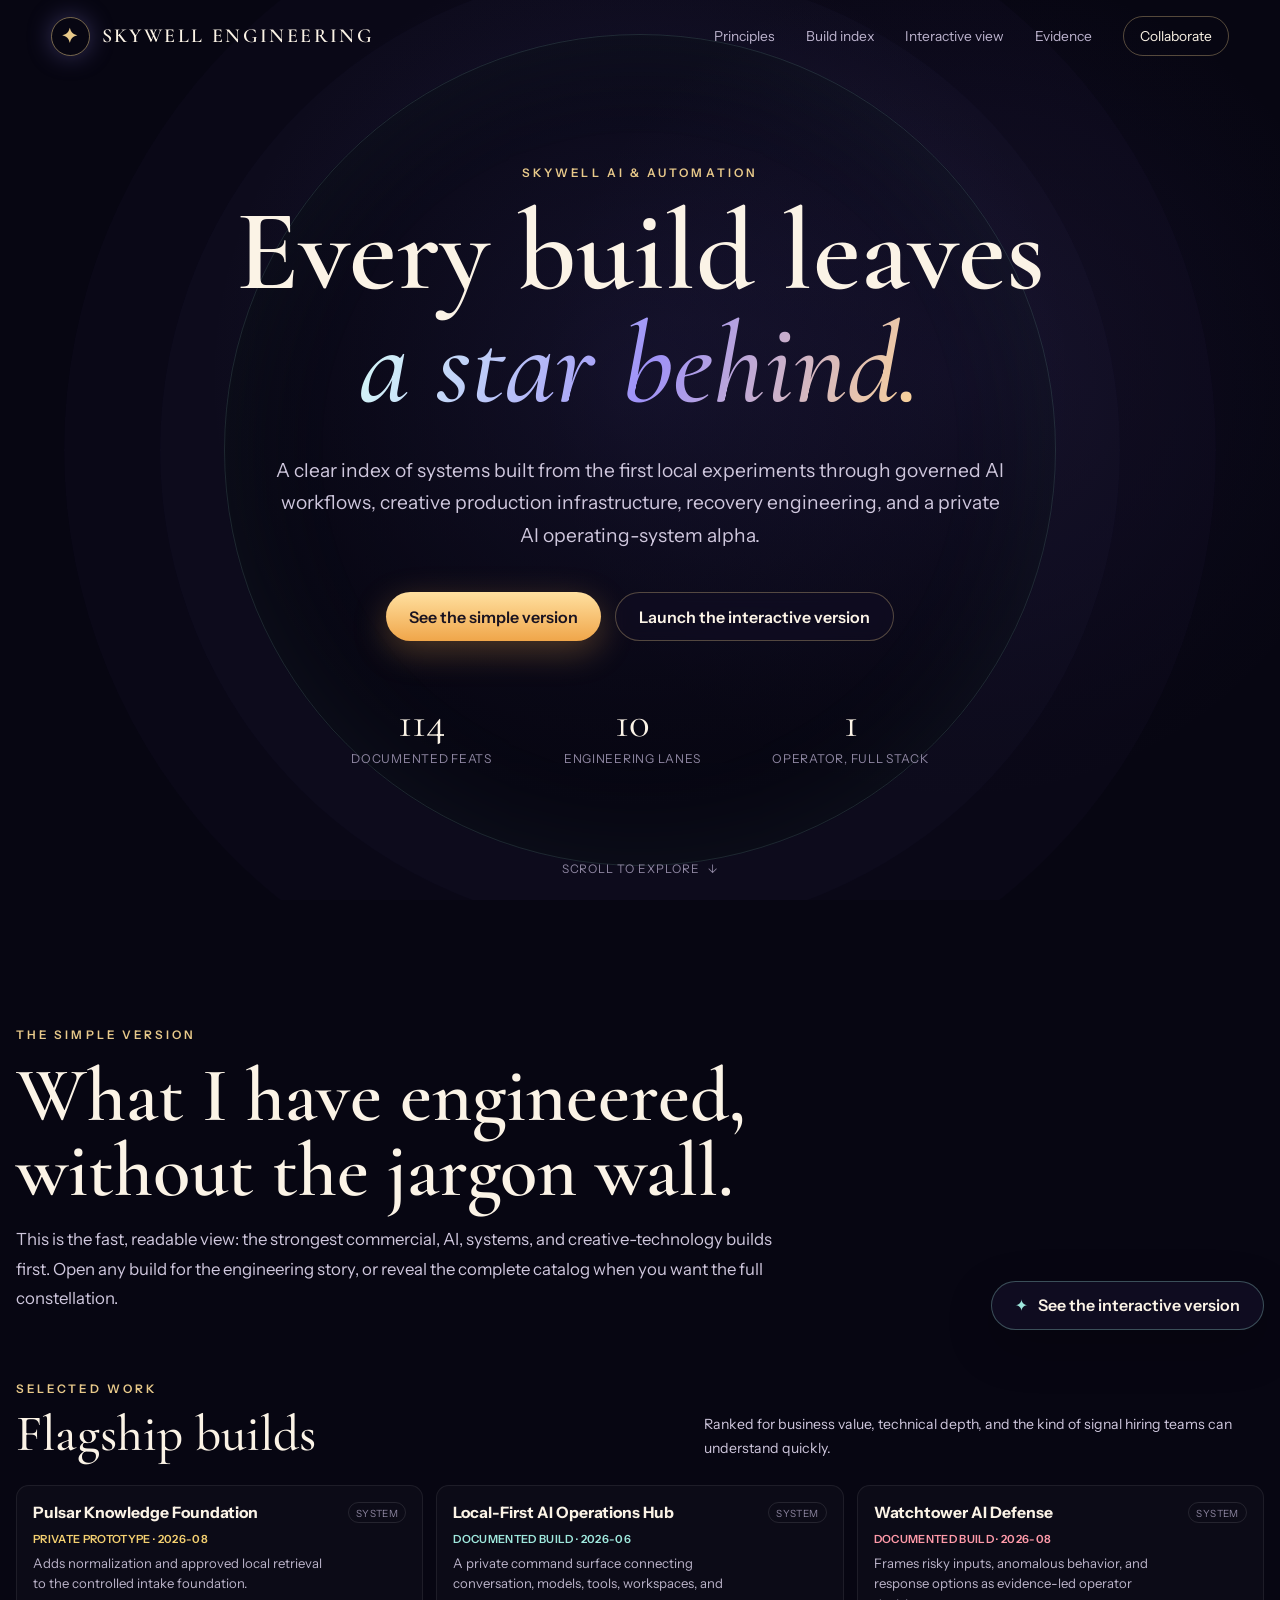
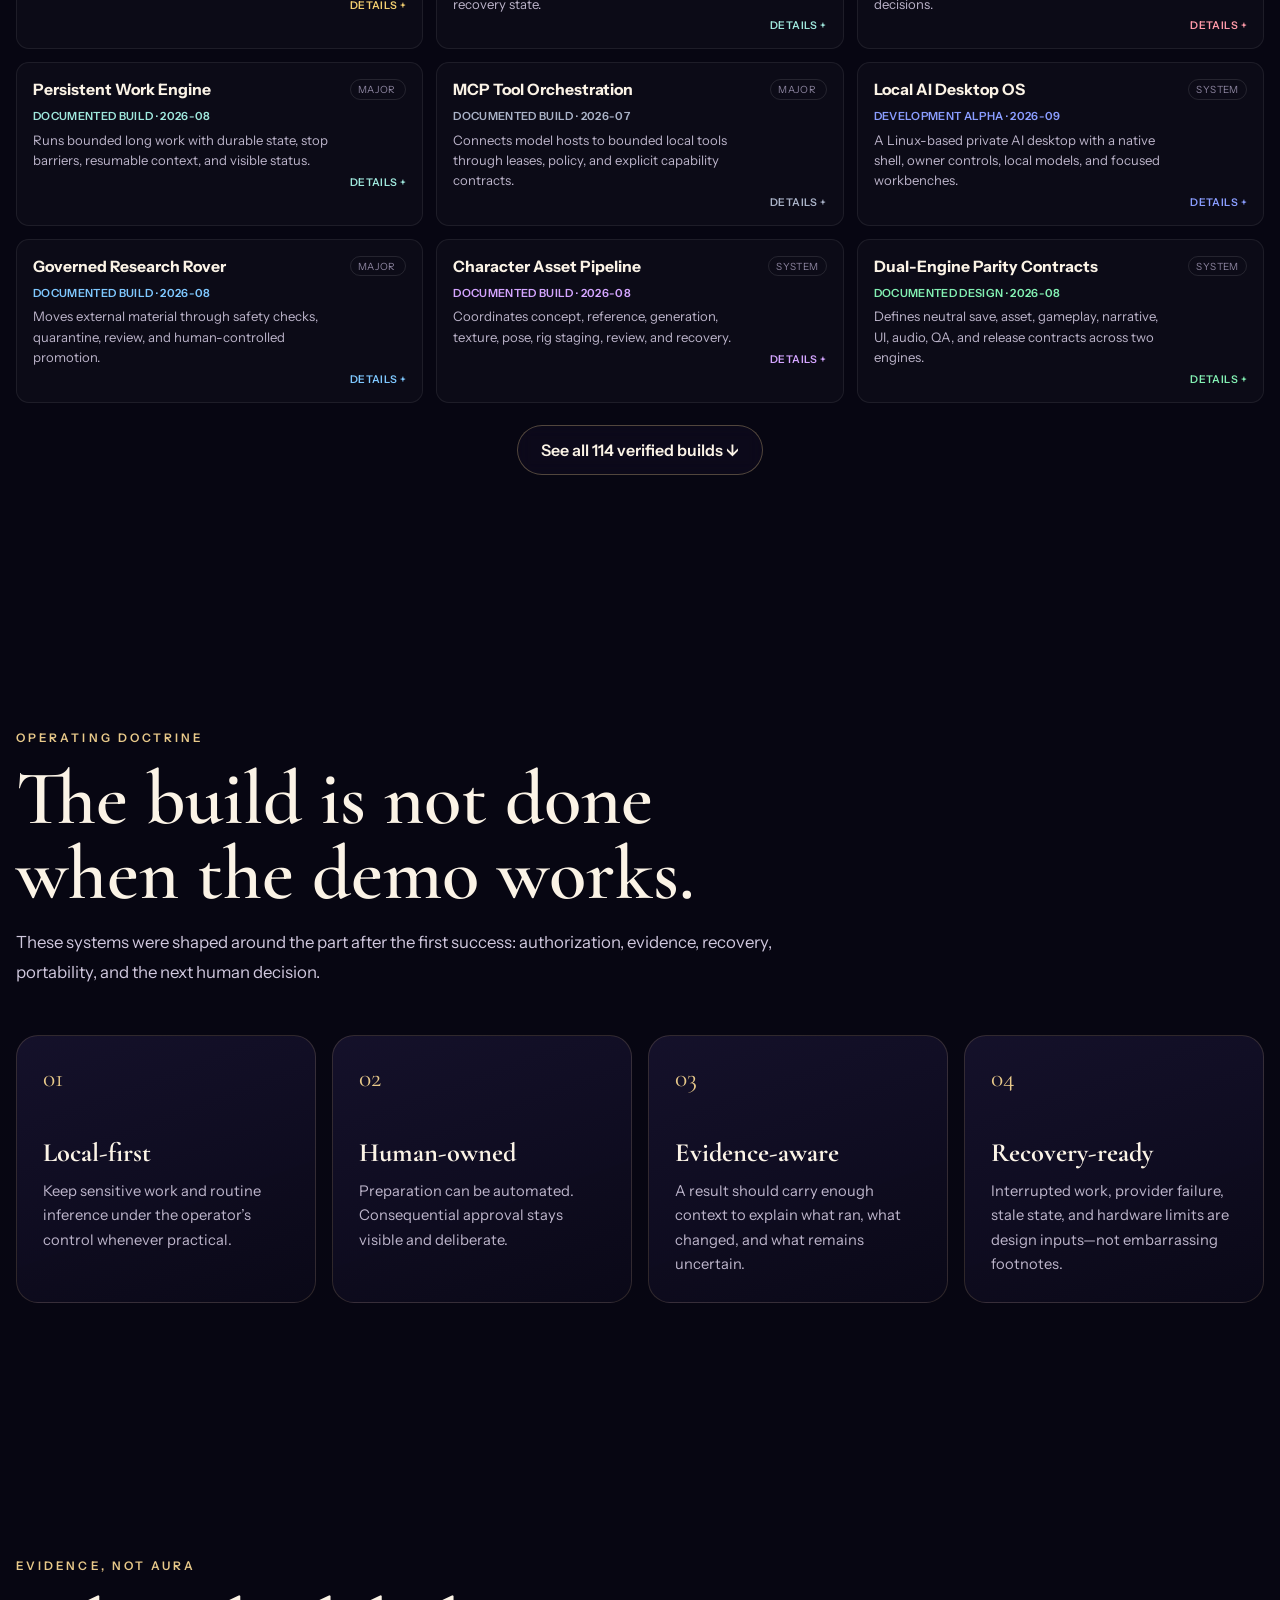
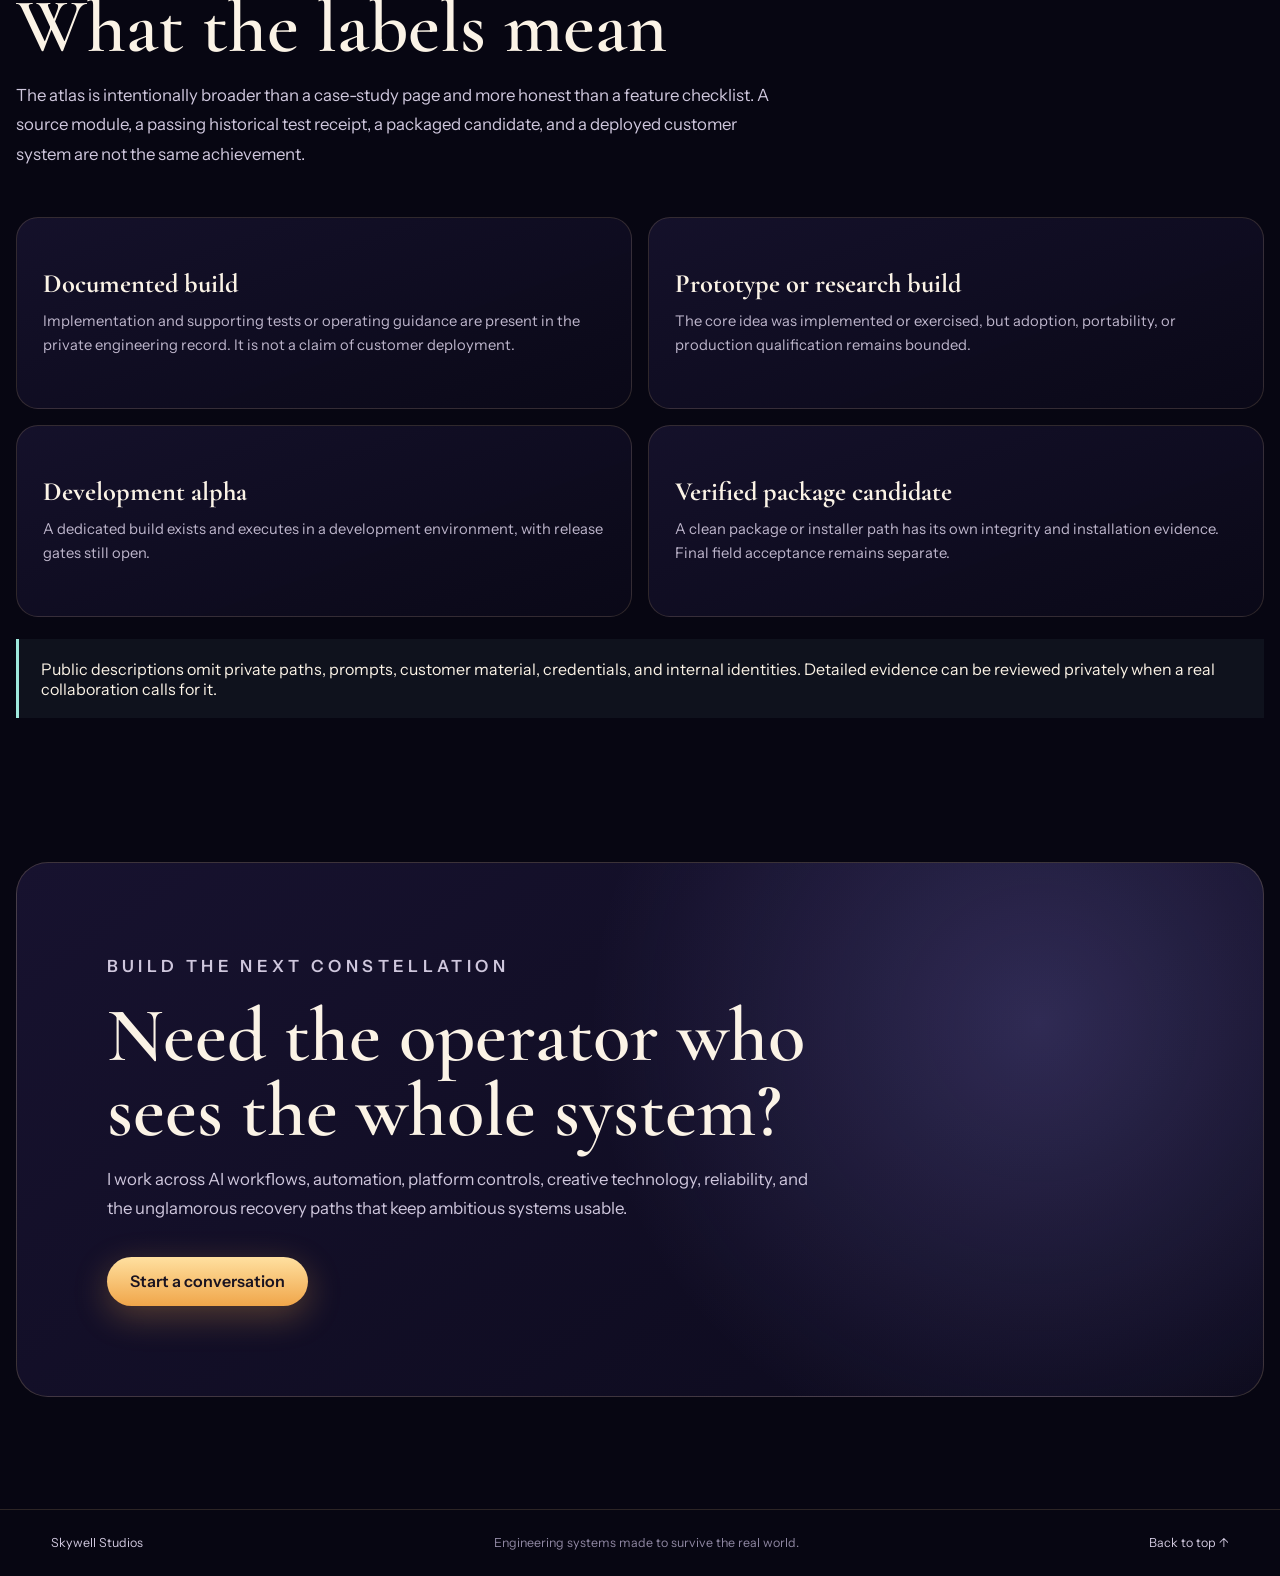
<file: engineering/index.html>
<!doctype html>
<html lang="en">
<head>
  <meta charset="utf-8">
  <meta name="viewport" content="width=device-width, initial-scale=1">
  <title>Engineering Work | Skywell Studios</title>
  <meta name="description" content="A clear, evidence-aware index of the AI, automation, security, creative-technology, 3D, game-engine, and local-computing systems built at Skywell Studios.">
  <meta name="theme-color" content="#070612">
  <meta property="og:title" content="Engineering Work | Skywell Studios">
  <meta property="og:description" content="Explore a clear engineering index—or launch the work as an interactive constellation.">
  <meta property="og:type" content="website">
  <meta property="og:url" content="https://skywellstudiosllc.com/engineering/">
  <meta property="og:image" content="https://skywellstudiosllc.com/social-card.jpg">
  <link rel="canonical" href="https://skywellstudiosllc.com/engineering/">
  <link rel="preconnect" href="https://fonts.googleapis.com">
  <link rel="preconnect" href="https://fonts.gstatic.com" crossorigin>
  <link href="https://fonts.googleapis.com/css2?family=Cormorant+Garamond:ital,wght@0,500;0,600;1,500&family=Instrument+Sans:wght@400;500;600&display=swap" rel="stylesheet">
  <link rel="stylesheet" href="engineering.css">
</head>
<body>
  <a class="skip-link" href="#simple-index">Skip to the engineering index</a>

  <header class="site-header" data-site-header>
    <a class="brand" href="../" aria-label="Skywell Studios home">
      <span class="brand-mark" aria-hidden="true">✦</span>
      <span>SKYWELL ENGINEERING</span>
    </a>
    <nav aria-label="Primary navigation">
      <a href="#principles">Principles</a>
      <a href="#simple-index">Build index</a>
      <button class="nav-atlas" type="button" data-launch-atlas>Interactive view</button>
      <a href="#method">Evidence</a>
      <a class="nav-cta" href="mailto:shamire@skywellstudiosllc.com">Collaborate</a>
    </nav>
  </header>

  <main>
    <section class="hero" id="top">
      <canvas id="hero-atmosphere" aria-hidden="true"></canvas>
      <div class="hero-glow" aria-hidden="true"></div>
      <div class="hero-content">
        <p class="eyebrow">Skywell AI &amp; Automation</p>
        <h1>Every build leaves<br><em>a star behind.</em></h1>
        <p class="hero-lede">A clear index of systems built from the first local experiments through governed AI workflows, creative production infrastructure, recovery engineering, and a private AI operating-system alpha.</p>
        <div class="hero-actions">
          <a class="button primary" href="#simple-index">See the simple version</a>
          <button class="button secondary" type="button" data-launch-atlas>Launch the interactive version</button>
        </div>
        <dl class="hero-stats" aria-label="Build atlas summary">
          <div><dt id="feat-count">—</dt><dd>documented feats</dd></div>
          <div><dt id="category-count">—</dt><dd>engineering lanes</dd></div>
          <div><dt>1</dt><dd>operator, full stack</dd></div>
        </dl>
      </div>
      <a class="scroll-cue" href="#simple-index">Scroll to explore <span aria-hidden="true">↓</span></a>
    </section>

    <section class="simple-index section-shell" id="simple-index" aria-labelledby="simple-title">
      <div class="simple-intro">
        <div class="section-heading">
          <p class="eyebrow">The simple version</p>
          <h2 id="simple-title">What I have engineered, without the jargon wall.</h2>
          <p>This is the fast, readable view: the strongest commercial, AI, systems, and creative-technology builds first. Open any build for the engineering story, or reveal the complete catalog when you want the full constellation.</p>
        </div>
        <button class="button atlas-launch" type="button" data-launch-atlas>
          <span>✦</span> See the interactive version
        </button>
      </div>

      <div class="featured-builds" aria-labelledby="featured-builds-title">
        <div class="featured-builds-heading">
          <div>
            <p class="eyebrow">Selected work</p>
            <h3 id="featured-builds-title">Flagship builds</h3>
          </div>
          <p>Ranked for business value, technical depth, and the kind of signal hiring teams can understand quickly.</p>
        </div>
        <div class="simple-featured-grid" id="featured-build-index"></div>
      </div>

      <button class="button secondary simple-more" type="button" id="show-all-builds" aria-expanded="false" aria-controls="complete-build-library">See all 114 verified builds ↓</button>

      <div class="complete-build-library" id="complete-build-library" hidden>
        <div class="lane-overview" id="lane-overview" aria-label="Engineering areas"></div>

        <div class="simple-toolbar">
          <label class="simple-search" for="simple-search">
            <span>Find a build</span>
            <input id="simple-search" type="search" autocomplete="off" placeholder="Try RAG, security, 3D, recovery…">
          </label>
          <p id="simple-result-count" aria-live="polite">Loading the engineering index…</p>
          <div class="simple-actions">
            <button type="button" id="expand-simple">Expand categories</button>
            <button type="button" id="collapse-simple">Collapse categories</button>
          </div>
        </div>

        <p class="public-detail-note">Open any build for its purpose, engineering approach, technical focus, evidence level, and a few safe examples. Public details intentionally omit source code, private paths, credentials, exact security logic, and proprietary configuration.</p>
        <div class="simple-build-index" id="simple-build-index"></div>
      </div>
    </section>

    <section class="principles section-shell" id="principles" aria-labelledby="principles-title">
      <div class="section-heading">
        <p class="eyebrow">Operating doctrine</p>
        <h2 id="principles-title">The build is not done when the demo works.</h2>
        <p>These systems were shaped around the part after the first success: authorization, evidence, recovery, portability, and the next human decision.</p>
      </div>
      <div class="principle-grid">
        <article><span>01</span><h3>Local-first</h3><p>Keep sensitive work and routine inference under the operator’s control whenever practical.</p></article>
        <article><span>02</span><h3>Human-owned</h3><p>Preparation can be automated. Consequential approval stays visible and deliberate.</p></article>
        <article><span>03</span><h3>Evidence-aware</h3><p>A result should carry enough context to explain what ran, what changed, and what remains uncertain.</p></article>
        <article><span>04</span><h3>Recovery-ready</h3><p>Interrupted work, provider failure, stale state, and hardware limits are design inputs—not embarrassing footnotes.</p></article>
      </div>
    </section>

    <section class="atlas-section" id="atlas" aria-labelledby="atlas-title" hidden>
      <div class="section-shell atlas-heading">
        <div class="section-heading compact">
          <p class="eyebrow">Interactive engineering history</p>
          <h2 id="atlas-title">The Build Atlas</h2>
          <p>Drag to rotate. Scroll to zoom. Select a star—or use the accessible build list—to inspect the work behind it.</p>
        </div>
        <div class="atlas-heading-actions">
          <button class="button secondary" type="button" id="return-simple">Return to simple version</button>
          <div class="atlas-legend" id="atlas-legend" aria-label="Engineering categories"></div>
        </div>
      </div>

      <div class="atlas-layout section-shell">
        <aside class="atlas-controls" aria-label="Build atlas controls">
          <label class="search-field" for="build-search">
            <span>Search builds</span>
            <input id="build-search" type="search" autocomplete="off" placeholder="RAG, rigging, recovery…">
          </label>
          <fieldset>
            <legend>Scale</legend>
            <label><input type="checkbox" name="scale" value="system" checked> Systems</label>
            <label><input type="checkbox" name="scale" value="major" checked> Major builds</label>
            <label><input type="checkbox" name="scale" value="module" checked> Modules</label>
          </fieldset>
          <div class="control-actions">
            <button type="button" id="reset-view">Reset view</button>
            <button type="button" id="show-all">Show all</button>
          </div>
          <p class="result-count" id="result-count" aria-live="polite">Loading build atlas…</p>
        </aside>

        <div class="atlas-stage" data-atlas-stage>
          <canvas id="atlas-canvas" aria-hidden="true"></canvas>
          <div class="atlas-loading" id="atlas-loading" role="status">Building the constellation…</div>
          <div class="atlas-tooltip" id="atlas-tooltip" hidden></div>
          <div class="atlas-help" aria-hidden="true"><span>drag</span><span>zoom</span><span>select</span></div>
          <div class="atlas-fallback" id="atlas-fallback" hidden>
            <p>The 3D map is unavailable on this device. Every build remains accessible in the list.</p>
          </div>
        </div>

        <article class="build-detail" id="build-detail" aria-live="polite">
          <div class="detail-kicker"><span id="detail-category">AI Orchestration</span><span id="detail-era">2026</span></div>
          <h3 id="detail-title" tabindex="-1">Local-First AI Operations Hub</h3>
          <p id="detail-summary">A private command surface connecting conversation, models, tools, workspaces, and recovery state.</p>
          <dl>
            <div><dt>Status</dt><dd id="detail-status">Documented build</dd></div>
            <div><dt>Scale</dt><dd id="detail-scale">System</dd></div>
            <div><dt>Evidence</dt><dd id="detail-proof">Source, focused tests, operator guides</dd></div>
          </dl>
          <div class="tag-list" id="detail-tech" aria-label="Technical areas"></div>
          <a class="detail-link" href="mailto:shamire@skywellstudiosllc.com?subject=Skywell%20Engineering%20Conversation">Discuss this capability <span aria-hidden="true">↗</span></a>
        </article>
      </div>

      <div class="build-list-wrap section-shell">
        <div class="list-heading">
          <div><p class="eyebrow">Accessible index</p><h3>Every documented build</h3></div>
          <button type="button" id="collapse-list" aria-expanded="true">Collapse index</button>
        </div>
        <div class="build-list" id="build-list"></div>
      </div>
    </section>

    <section class="method section-shell" id="method" aria-labelledby="method-title">
      <div class="section-heading">
        <p class="eyebrow">Evidence, not aura</p>
        <h2 id="method-title">What the labels mean</h2>
        <p>The atlas is intentionally broader than a case-study page and more honest than a feature checklist. A source module, a passing historical test receipt, a packaged candidate, and a deployed customer system are not the same achievement.</p>
      </div>
      <div class="method-grid">
        <article><h3>Documented build</h3><p>Implementation and supporting tests or operating guidance are present in the private engineering record. It is not a claim of customer deployment.</p></article>
        <article><h3>Prototype or research build</h3><p>The core idea was implemented or exercised, but adoption, portability, or production qualification remains bounded.</p></article>
        <article><h3>Development alpha</h3><p>A dedicated build exists and executes in a development environment, with release gates still open.</p></article>
        <article><h3>Verified package candidate</h3><p>A clean package or installer path has its own integrity and installation evidence. Final field acceptance remains separate.</p></article>
      </div>
      <p class="method-note">Public descriptions omit private paths, prompts, customer material, credentials, and internal identities. Detailed evidence can be reviewed privately when a real collaboration calls for it.</p>
    </section>

    <section class="contact-panel section-shell" aria-labelledby="contact-title">
      <p class="eyebrow">Build the next constellation</p>
      <h2 id="contact-title">Need the operator who sees the whole system?</h2>
      <p>I work across AI workflows, automation, platform controls, creative technology, reliability, and the unglamorous recovery paths that keep ambitious systems usable.</p>
      <a class="button primary" href="mailto:shamire@skywellstudiosllc.com">Start a conversation</a>
    </section>
  </main>

  <footer>
    <a href="../">Skywell Studios</a>
    <span>Engineering systems made to survive the real world.</span>
    <a href="#top">Back to top ↑</a>
  </footer>

  <noscript><p class="noscript">JavaScript is required to expand the complete build index or launch the interactive map. The engineering overview and evidence definitions remain available.</p></noscript>
  <script type="module" src="engineering-page.js"></script>
</body>
</html>
</file>
<file: engineering/engineering.css>
:root {
  color-scheme: dark;
  --ink: #070612;
  --panel: #100d22;
  --panel-2: #17122e;
  --cream: #fbf3e6;
  --copy: #cfc7dd;
  --muted: #8f87a2;
  --gold: #e8c98a;
  --violet: #8a7fe0;
  --teal: #9fe8dd;
  --line: rgba(232, 201, 138, 0.16);
  --focus: #ffe4a8;
  --radius: 22px;
  font-family: "Instrument Sans", system-ui, sans-serif;
  background: var(--ink);
  color: var(--cream);
  scroll-behavior: smooth;
}

* { box-sizing: border-box; }

[hidden] { display: none !important; }

html, body { margin: 0; min-height: 100%; }

body {
  overflow-x: hidden;
  background:
    radial-gradient(circle at 75% 8%, rgba(97, 77, 180, 0.16), transparent 26rem),
    var(--ink);
}

body::before {
  content: "";
  position: fixed;
  inset: 0;
  z-index: -2;
  pointer-events: none;
  opacity: 0.3;
  background-image:
    radial-gradient(circle, rgba(255,255,255,.42) 0 1px, transparent 1.5px),
    radial-gradient(circle, rgba(159,232,221,.28) 0 1px, transparent 1.5px);
  background-position: 0 0, 46px 72px;
  background-size: 110px 110px, 170px 170px;
}

a { color: inherit; }

button, input { font: inherit; }

button, a { -webkit-tap-highlight-color: transparent; }

:focus-visible {
  outline: 3px solid var(--focus);
  outline-offset: 4px;
}

.skip-link {
  position: fixed;
  left: 1rem;
  top: 1rem;
  z-index: 200;
  transform: translateY(-180%);
  padding: .75rem 1rem;
  border-radius: 999px;
  background: var(--cream);
  color: var(--ink);
  transition: transform .2s ease;
}

.skip-link:focus { transform: translateY(0); }

.site-header {
  position: fixed;
  inset: 0 0 auto;
  z-index: 100;
  display: flex;
  align-items: center;
  justify-content: space-between;
  gap: 2rem;
  padding: 1rem clamp(1rem, 4vw, 3.25rem);
  border-bottom: 1px solid transparent;
  transition: background .25s ease, border-color .25s ease, backdrop-filter .25s ease;
}

.site-header.scrolled {
  background: rgba(7, 6, 18, .82);
  border-bottom-color: var(--line);
  backdrop-filter: blur(16px);
}

.brand {
  display: inline-flex;
  align-items: center;
  gap: .7rem;
  text-decoration: none;
  font-family: "Cormorant Garamond", serif;
  font-size: clamp(.92rem, 2vw, 1.25rem);
  font-weight: 600;
  letter-spacing: .12em;
}

.brand-mark {
  display: grid;
  width: 2.45rem;
  height: 2.45rem;
  place-items: center;
  border: 1px solid rgba(232, 201, 138, .5);
  border-radius: 50%;
  color: var(--gold);
  box-shadow: 0 0 24px rgba(138, 127, 224, .35);
}

.site-header nav {
  display: flex;
  align-items: center;
  gap: clamp(.8rem, 2.4vw, 2rem);
}

.site-header nav a {
  color: #bcb3cd;
  text-decoration: none;
  font-size: .86rem;
}

.site-header nav a:hover,
.site-header .nav-atlas:hover { color: var(--cream); }

.site-header .nav-atlas {
  padding: 0;
  border: 0;
  background: transparent;
  color: #bcb3cd;
  cursor: pointer;
  font-size: .86rem;
}

.site-header .nav-cta {
  padding: .7rem 1rem;
  border: 1px solid rgba(232, 201, 138, .35);
  border-radius: 999px;
  color: var(--cream);
}

.hero {
  position: relative;
  min-height: 100svh;
  display: grid;
  place-items: center;
  isolation: isolate;
  overflow: hidden;
  padding: 8rem 1.5rem 6rem;
  background:
    linear-gradient(180deg, rgba(7,6,18,.16), rgba(7,6,18,.56) 72%, var(--ink)),
    radial-gradient(circle at 50% 42%, rgba(97, 85, 185, .22), transparent 52%);
}

#hero-atmosphere {
  position: absolute;
  inset: 0;
  z-index: -2;
  width: 100%;
  height: 100%;
}

.hero-glow {
  position: absolute;
  z-index: -1;
  width: min(66vw, 52rem);
  aspect-ratio: 1;
  border: 1px solid rgba(159, 232, 221, .15);
  border-radius: 50%;
  box-shadow:
    0 0 0 4rem rgba(138,127,224,.025),
    0 0 0 10rem rgba(138,127,224,.018),
    inset 0 0 8rem rgba(159,232,221,.06);
  animation: breathe 9s ease-in-out infinite;
}

.hero-content {
  width: min(61rem, 100%);
  text-align: center;
}

.eyebrow {
  margin: 0 0 1rem;
  color: var(--gold);
  font-size: .74rem;
  font-weight: 600;
  letter-spacing: .26em;
  text-transform: uppercase;
}

.hero h1,
.section-heading h2,
.contact-panel h2 {
  margin: 0;
  font-family: "Cormorant Garamond", serif;
  font-weight: 600;
  line-height: .98;
  text-wrap: balance;
}

.hero h1 { font-size: clamp(3.2rem, 9vw, 7.8rem); }

.hero h1 em {
  font-weight: 500;
  background: linear-gradient(110deg, #d9fff8, #9f92f7 52%, #ffd594);
  background-clip: text;
  color: transparent;
}

.hero-lede {
  max-width: 46rem;
  margin: 2rem auto 0;
  color: var(--copy);
  font-size: clamp(1rem, 2vw, 1.2rem);
  line-height: 1.7;
  text-wrap: pretty;
}

.hero-actions {
  display: flex;
  flex-wrap: wrap;
  justify-content: center;
  gap: .85rem;
  margin-top: 2.5rem;
}

.button {
  display: inline-flex;
  align-items: center;
  justify-content: center;
  min-height: 3.1rem;
  padding: .85rem 1.45rem;
  border: 0;
  border-radius: 999px;
  cursor: pointer;
  text-decoration: none;
  font-weight: 600;
}

.button:disabled { cursor: wait; opacity: .68; }

.button.primary {
  color: #1a1320;
  background: linear-gradient(180deg, #ffe0a0, #f0a64a);
  box-shadow: 0 10px 34px rgba(240,166,74,.3);
}

.button.secondary {
  border: 1px solid rgba(232,201,138,.32);
  background: rgba(20,16,38,.42);
  color: var(--cream);
  backdrop-filter: blur(8px);
}

.hero-stats {
  display: flex;
  justify-content: center;
  gap: clamp(1.3rem, 6vw, 4.5rem);
  margin: 3.7rem 0 0;
}

.hero-stats div { min-width: 7rem; }

.hero-stats dt {
  font-family: "Cormorant Garamond", serif;
  color: var(--cream);
  font-size: 2.7rem;
  line-height: 1;
}

.hero-stats dd {
  margin: .45rem 0 0;
  color: var(--muted);
  font-size: .76rem;
  letter-spacing: .06em;
  text-transform: uppercase;
}

.scroll-cue {
  position: absolute;
  bottom: 1.5rem;
  display: flex;
  gap: .55rem;
  color: var(--muted);
  text-decoration: none;
  font-size: .74rem;
  letter-spacing: .08em;
  text-transform: uppercase;
}

.section-shell {
  width: min(92rem, calc(100% - 2rem));
  margin-inline: auto;
}

.principles, .method { padding-block: clamp(5.5rem, 10vw, 9rem); }

.section-heading { max-width: 58rem; }

.section-heading.compact { max-width: 47rem; }

.section-heading h2,
.contact-panel h2 {
  font-size: clamp(2.6rem, 6vw, 5rem);
}

.section-heading > p:last-child,
.contact-panel > p {
  max-width: 48rem;
  color: var(--copy);
  font-size: 1.05rem;
  line-height: 1.75;
}

.principle-grid,
.method-grid {
  display: grid;
  grid-template-columns: repeat(4, minmax(0, 1fr));
  gap: 1rem;
  margin-top: 3rem;
}

.principle-grid article,
.method-grid article {
  min-height: 14rem;
  padding: 1.6rem;
  border: 1px solid var(--line);
  border-radius: var(--radius);
  background: linear-gradient(160deg, rgba(27,22,53,.72), rgba(11,9,25,.82));
}

.principle-grid span {
  color: var(--gold);
  font-family: "Cormorant Garamond", serif;
  font-size: 1.6rem;
}

.principle-grid h3,
.method-grid h3 {
  margin: 2.8rem 0 .6rem;
  font-family: "Cormorant Garamond", serif;
  font-size: 1.65rem;
}

.principle-grid p,
.method-grid p {
  margin: 0;
  color: #bdb5cb;
  font-size: .92rem;
  line-height: 1.65;
}

.simple-index {
  padding-block: clamp(5.5rem, 10vw, 9rem);
}

.simple-intro {
  display: flex;
  align-items: end;
  justify-content: space-between;
  gap: 2rem;
}

.simple-intro .atlas-launch {
  flex: 0 0 auto;
  gap: .6rem;
  border: 1px solid rgba(159,232,221,.3);
  background: rgba(20,16,38,.72);
  color: var(--cream);
  box-shadow: 0 1rem 3rem rgba(0,0,0,.22);
}

.simple-intro .atlas-launch span { color: var(--teal); }

.featured-builds {
  margin-top: 3.25rem;
}

.featured-builds-heading {
  display: flex;
  align-items: end;
  justify-content: space-between;
  gap: 2rem;
  margin-bottom: 1.25rem;
}

.featured-builds-heading .eyebrow { margin-bottom: .45rem; }

.featured-builds-heading h3 {
  margin: 0;
  font-family: "Cormorant Garamond", Georgia, serif;
  font-size: clamp(2rem, 4vw, 3.2rem);
  font-weight: 500;
}

.featured-builds-heading > p {
  max-width: 35rem;
  margin: 0 0 .35rem;
  color: var(--copy);
  font-size: .88rem;
  line-height: 1.65;
}

.simple-featured-grid {
  display: grid;
  grid-template-columns: repeat(3, minmax(0, 1fr));
  gap: .8rem;
}

.simple-more {
  display: flex;
  width: fit-content;
  margin: 1.4rem auto 0;
  border-color: rgba(159,232,221,.28);
  color: var(--cream);
}

.complete-build-library {
  scroll-margin-top: 6rem;
}

.complete-build-library[hidden] { display: none; }

.lane-overview {
  display: grid;
  grid-template-columns: repeat(5, minmax(0, 1fr));
  gap: .85rem;
  margin-top: 3rem;
}

.lane-card {
  position: relative;
  display: flex;
  flex-direction: column;
  min-height: 15rem;
  padding: 1.35rem;
  overflow: hidden;
  border: 1px solid var(--line);
  border-radius: 1.2rem;
  background: linear-gradient(155deg, rgba(27,22,53,.7), rgba(10,8,24,.9));
  text-decoration: none;
  transition: transform .2s ease, border-color .2s ease;
}

.lane-card::after {
  content: "";
  position: absolute;
  inset: auto -2rem -3rem auto;
  width: 7rem;
  aspect-ratio: 1;
  border-radius: 50%;
  background: var(--lane-color);
  opacity: .08;
  filter: blur(8px);
}

.lane-card:hover {
  transform: translateY(-3px);
  border-color: color-mix(in srgb, var(--lane-color), transparent 55%);
}

.lane-count {
  color: var(--lane-color);
  font-family: "Cormorant Garamond", serif;
  font-size: 1.7rem;
}

.lane-card h3 {
  margin: 1.4rem 0 .6rem;
  font-family: "Cormorant Garamond", serif;
  font-size: 1.55rem;
  line-height: 1.05;
}

.lane-card p {
  margin: 0;
  color: #b9b1c8;
  font-size: .84rem;
  line-height: 1.55;
}

.lane-link {
  display: block;
  margin-top: auto;
  padding-top: 1.2rem;
  color: var(--lane-color);
  font-size: .72rem;
  font-weight: 600;
  letter-spacing: .04em;
  text-transform: uppercase;
}

.simple-toolbar {
  display: grid;
  grid-template-columns: minmax(16rem, 1fr) auto auto;
  align-items: end;
  gap: 1rem;
  margin: 3rem 0 1rem;
  padding: 1rem;
  border: 1px solid var(--line);
  border-radius: 1rem;
  background: rgba(15,12,32,.7);
}

.simple-search span {
  display: block;
  margin-bottom: .5rem;
  color: var(--gold);
  font-size: .7rem;
  font-weight: 600;
  letter-spacing: .08em;
  text-transform: uppercase;
}

.simple-search input {
  width: 100%;
  min-height: 2.8rem;
  padding: 0 .85rem;
  border: 1px solid rgba(159,232,221,.2);
  border-radius: .75rem;
  background: rgba(5,4,14,.72);
  color: var(--cream);
}

.simple-toolbar > p {
  margin: 0 0 .8rem;
  color: var(--muted);
  font-size: .8rem;
  white-space: nowrap;
}

.simple-actions {
  display: flex;
  gap: .5rem;
}

.simple-actions button {
  min-height: 2.8rem;
  padding: .6rem .8rem;
  border: 1px solid rgba(232,201,138,.2);
  border-radius: .7rem;
  background: rgba(20,16,38,.7);
  color: var(--copy);
  cursor: pointer;
}

.public-detail-note {
  margin: 0 0 1rem;
  padding: .9rem 1rem;
  border-left: 2px solid var(--teal);
  background: rgba(159,232,221,.045);
  color: var(--muted);
  font-size: .8rem;
  line-height: 1.6;
}

.simple-build-index {
  display: grid;
  gap: .7rem;
}

.simple-lane {
  border: 1px solid var(--line);
  border-radius: 1rem;
  background: rgba(13,10,29,.78);
}

.simple-lane[open] {
  border-color: color-mix(in srgb, var(--lane-color), transparent 72%);
}

.simple-lane summary {
  display: grid;
  grid-template-columns: auto minmax(0, 1fr) auto;
  align-items: center;
  gap: 1rem;
  padding: 1.1rem 1.25rem;
  cursor: pointer;
  list-style: none;
}

.simple-lane summary::-webkit-details-marker { display: none; }

.simple-lane-dot {
  width: .7rem;
  height: .7rem;
  border-radius: 50%;
  background: var(--lane-color);
  box-shadow: 0 0 1rem color-mix(in srgb, var(--lane-color), transparent 25%);
}

.simple-lane-copy strong {
  display: block;
  font-family: "Cormorant Garamond", serif;
  font-size: 1.35rem;
}

.simple-lane-copy span {
  display: block;
  margin-top: .15rem;
  color: var(--muted);
  font-size: .78rem;
}

.simple-lane-count {
  color: var(--lane-color);
  font-size: .76rem;
  font-weight: 600;
  white-space: nowrap;
}

.simple-feat-grid {
  display: grid;
  grid-template-columns: repeat(2, minmax(0, 1fr));
  gap: .7rem;
  padding: 0 .8rem .8rem;
}

.simple-feat {
  min-width: 0;
  border: 1px solid rgba(255,255,255,.07);
  border-radius: .8rem;
  background: rgba(255,255,255,.025);
  overflow: hidden;
  transition: border-color .2s ease, background .2s ease;
}

.simple-feat-heading {
  display: grid;
  grid-template-columns: minmax(0, 1fr) auto;
  align-items: start;
  gap: .35rem .8rem;
  padding: 1rem;
  cursor: pointer;
  list-style: none;
}

.simple-feat-heading::-webkit-details-marker { display: none; }

.simple-feat-heading-copy { min-width: 0; }

.simple-feat-cue {
  grid-column: 2;
  color: var(--lane-color);
  font-size: .66rem;
  font-weight: 600;
  letter-spacing: .04em;
  text-align: right;
  text-transform: uppercase;
}

.simple-feat[open] {
  grid-column: 1 / -1;
  border-color: color-mix(in srgb, var(--lane-color), transparent 62%);
  background: rgba(255,255,255,.04);
}

.simple-feat h4 {
  margin: 0;
  font-size: .98rem;
  line-height: 1.35;
}

.simple-scale {
  padding: .2rem .45rem;
  border: 1px solid rgba(255,255,255,.1);
  border-radius: 999px;
  color: var(--muted);
  font-size: .62rem;
  letter-spacing: .04em;
  text-transform: uppercase;
}

.simple-feat-meta {
  margin: .55rem 0 .4rem;
  color: var(--lane-color);
  font-size: .7rem;
  font-weight: 600;
  letter-spacing: .03em;
  text-transform: uppercase;
}

.simple-feat-summary {
  margin: 0;
  color: #bcb4ca;
  font-size: .82rem;
  line-height: 1.55;
}

.simple-feat-detail {
  display: grid;
  grid-template-columns: repeat(2, minmax(0, 1fr));
  gap: .75rem;
  padding: .85rem;
  border-top: 1px solid rgba(255,255,255,.08);
}

.simple-feat-detail section {
  padding: 1rem;
  border: 1px solid rgba(255,255,255,.065);
  border-radius: .75rem;
  background: rgba(5,4,14,.34);
}

.simple-feat-detail h5 {
  margin: 0 0 .55rem;
  color: var(--gold);
  font-size: .68rem;
  letter-spacing: .09em;
  text-transform: uppercase;
}

.simple-feat-detail p {
  margin: 0;
  color: #c5bdcf;
  font-size: .84rem;
  line-height: 1.65;
}

.simple-tech-tags {
  display: flex;
  flex-wrap: wrap;
  gap: .45rem;
}

.simple-tech-tags span {
  padding: .35rem .55rem;
  border: 1px solid color-mix(in srgb, var(--lane-color), transparent 72%);
  border-radius: 999px;
  color: var(--copy);
  font-size: .72rem;
}

.simple-example-section ul {
  display: grid;
  gap: .6rem;
  margin: 0;
  padding: 0;
  list-style: none;
}

.simple-example-section li {
  display: grid;
  grid-template-columns: auto 1fr;
  gap: .55rem;
  color: #c5bdcf;
  font-size: .82rem;
  line-height: 1.55;
}

.simple-example-section li::before {
  content: "→";
  color: var(--lane-color);
}

.simple-evidence { grid-column: 1 / -1; }

.simple-public-boundary {
  grid-column: 1 / -1;
  padding: .15rem .35rem;
  color: #81798f !important;
  font-size: .72rem !important;
}

.simple-empty {
  padding: 2rem;
  border: 1px dashed var(--line);
  border-radius: 1rem;
  color: var(--copy);
  text-align: center;
}

.atlas-section {
  padding-block: clamp(5rem, 9vw, 8rem);
  border-block: 1px solid rgba(138,127,224,.14);
  background:
    radial-gradient(circle at 20% 24%, rgba(67, 154, 170, .1), transparent 24rem),
    linear-gradient(180deg, #080717, #0b091c 50%, #080717);
}

.atlas-heading {
  display: flex;
  justify-content: space-between;
  gap: 3rem;
  align-items: end;
}

.atlas-heading-actions {
  display: grid;
  justify-items: end;
  gap: 1rem;
  max-width: 43rem;
}

.atlas-legend {
  display: flex;
  flex-wrap: wrap;
  justify-content: flex-end;
  gap: .5rem;
  max-width: 43rem;
}

.legend-button {
  display: inline-flex;
  align-items: center;
  gap: .45rem;
  min-height: 2.2rem;
  padding: .4rem .7rem;
  border: 1px solid rgba(255,255,255,.12);
  border-radius: 999px;
  background: rgba(15,12,34,.72);
  color: #cfc7dd;
  cursor: pointer;
  font-size: .74rem;
}

.legend-button::before {
  content: "";
  width: .55rem;
  height: .55rem;
  border-radius: 50%;
  background: var(--legend-color);
  box-shadow: 0 0 .8rem var(--legend-color);
}

.legend-button[aria-pressed="false"] { opacity: .38; }

.atlas-layout {
  display: grid;
  grid-template-columns: 15rem minmax(24rem, 1fr) 20rem;
  min-height: 42rem;
  margin-top: 2.5rem;
  overflow: hidden;
  border: 1px solid var(--line);
  border-radius: 1.75rem;
  background: rgba(7,6,18,.72);
  box-shadow: 0 3rem 8rem rgba(0,0,0,.34);
}

.atlas-controls,
.build-detail {
  padding: 1.3rem;
  background: rgba(15,12,32,.82);
  backdrop-filter: blur(12px);
}

.atlas-controls { border-right: 1px solid var(--line); }

.search-field span,
.atlas-controls legend {
  display: block;
  margin-bottom: .65rem;
  color: var(--gold);
  font-size: .72rem;
  font-weight: 600;
  letter-spacing: .08em;
  text-transform: uppercase;
}

.search-field input {
  width: 100%;
  height: 2.9rem;
  padding: 0 .85rem;
  border: 1px solid rgba(159,232,221,.2);
  border-radius: .8rem;
  background: rgba(5,4,14,.7);
  color: var(--cream);
}

.search-field input::placeholder { color: #706a80; }

.atlas-controls fieldset {
  display: grid;
  gap: .75rem;
  margin: 1.5rem 0;
  padding: 1.1rem 0;
  border: 0;
  border-block: 1px solid rgba(255,255,255,.08);
}

.atlas-controls label {
  color: var(--copy);
  font-size: .86rem;
}

.atlas-controls input[type="checkbox"] {
  width: 1rem;
  height: 1rem;
  margin: 0 .5rem 0 0;
  accent-color: var(--teal);
  vertical-align: -.15rem;
}

.control-actions {
  display: grid;
  grid-template-columns: 1fr 1fr;
  gap: .5rem;
}

.control-actions button,
#collapse-list {
  min-height: 2.6rem;
  border: 1px solid rgba(232,201,138,.2);
  border-radius: .75rem;
  background: rgba(20,16,38,.7);
  color: var(--copy);
  cursor: pointer;
}

.control-actions button:hover,
#collapse-list:hover { color: var(--cream); border-color: rgba(232,201,138,.5); }

.result-count {
  margin: 1rem 0 0;
  color: var(--muted);
  font-size: .76rem;
  line-height: 1.5;
}

.atlas-stage {
  position: relative;
  min-height: 42rem;
  overflow: hidden;
  cursor: grab;
  background:
    radial-gradient(circle at 50% 50%, rgba(138,127,224,.11), transparent 44%),
    #070612;
}

.atlas-stage.dragging { cursor: grabbing; }

#atlas-canvas {
  display: block;
  width: 100%;
  height: 100%;
  touch-action: none;
}

.atlas-loading,
.atlas-fallback {
  position: absolute;
  inset: 50% auto auto 50%;
  transform: translate(-50%, -50%);
  padding: .85rem 1rem;
  border: 1px solid var(--line);
  border-radius: 999px;
  background: rgba(7,6,18,.82);
  color: var(--copy);
  font-size: .82rem;
  backdrop-filter: blur(8px);
}

.atlas-fallback {
  width: min(24rem, 80%);
  border-radius: 1rem;
  text-align: center;
}

.atlas-tooltip {
  position: absolute;
  z-index: 4;
  max-width: 15rem;
  padding: .7rem .8rem;
  border: 1px solid rgba(255,255,255,.16);
  border-radius: .7rem;
  background: rgba(9,7,22,.94);
  box-shadow: 0 1rem 2rem rgba(0,0,0,.38);
  pointer-events: none;
  color: var(--cream);
  font-size: .76rem;
  line-height: 1.35;
}

.atlas-tooltip span {
  display: block;
  margin-top: .2rem;
  color: var(--muted);
  font-size: .68rem;
}

.atlas-help {
  position: absolute;
  left: 1rem;
  bottom: 1rem;
  display: flex;
  gap: .45rem;
}

.atlas-help span {
  padding: .35rem .55rem;
  border: 1px solid rgba(255,255,255,.1);
  border-radius: 999px;
  background: rgba(7,6,18,.56);
  color: #776f8b;
  font-size: .64rem;
  text-transform: uppercase;
}

.build-detail {
  border-left: 1px solid var(--line);
  overflow-y: auto;
}

.detail-kicker {
  display: flex;
  justify-content: space-between;
  gap: 1rem;
  color: var(--gold);
  font-size: .68rem;
  letter-spacing: .08em;
  text-transform: uppercase;
}

.build-detail h3 {
  margin: 1.35rem 0 .9rem;
  font-family: "Cormorant Garamond", serif;
  font-size: 2rem;
  line-height: 1.05;
}

.build-detail > p {
  min-height: 7rem;
  color: var(--copy);
  font-size: .9rem;
  line-height: 1.65;
}

.build-detail dl {
  display: grid;
  margin: 1.4rem 0;
  border-block: 1px solid rgba(255,255,255,.08);
}

.build-detail dl div {
  display: grid;
  grid-template-columns: 4.2rem 1fr;
  gap: .7rem;
  padding: .75rem 0;
  border-bottom: 1px solid rgba(255,255,255,.06);
}

.build-detail dl div:last-child { border-bottom: 0; }

.build-detail dt {
  color: var(--muted);
  font-size: .72rem;
  text-transform: uppercase;
}

.build-detail dd {
  margin: 0;
  color: var(--cream);
  font-size: .8rem;
  line-height: 1.45;
}

.tag-list {
  display: flex;
  flex-wrap: wrap;
  gap: .45rem;
}

.tag-list span {
  padding: .4rem .55rem;
  border-radius: .55rem;
  background: rgba(138,127,224,.12);
  color: #c7bfda;
  font-size: .7rem;
}

.detail-link {
  display: inline-flex;
  justify-content: space-between;
  width: 100%;
  margin-top: 1.5rem;
  padding: .85rem 0;
  border-top: 1px solid rgba(255,255,255,.08);
  color: var(--gold);
  text-decoration: none;
  font-size: .82rem;
}

.build-list-wrap { margin-top: 2rem; }

.list-heading {
  display: flex;
  align-items: end;
  justify-content: space-between;
  gap: 2rem;
  margin-bottom: 1rem;
}

.list-heading h3 {
  margin: 0;
  font-family: "Cormorant Garamond", serif;
  font-size: 2rem;
}

#collapse-list { padding-inline: 1rem; }

.build-list {
  display: grid;
  grid-template-columns: repeat(4, minmax(0, 1fr));
  gap: .7rem;
}

.build-list[hidden] { display: none; }

.build-card {
  position: relative;
  min-height: 9rem;
  padding: 1rem;
  border: 1px solid rgba(255,255,255,.09);
  border-radius: 1rem;
  background: rgba(16,13,34,.74);
  color: var(--cream);
  text-align: left;
  cursor: pointer;
  transition: transform .2s ease, border-color .2s ease, background .2s ease;
}

.build-card::before {
  content: "";
  position: absolute;
  top: .85rem;
  right: .85rem;
  width: .55rem;
  height: .55rem;
  border-radius: 50%;
  background: var(--card-color);
  box-shadow: 0 0 .8rem var(--card-color);
}

.build-card:hover,
.build-card[aria-pressed="true"] {
  transform: translateY(-2px);
  border-color: color-mix(in srgb, var(--card-color) 55%, transparent);
  background: rgba(25,20,51,.92);
}

.build-card small {
  display: block;
  padding-right: 1rem;
  color: var(--muted);
  font-size: .64rem;
  letter-spacing: .08em;
  text-transform: uppercase;
}

.build-card strong {
  display: block;
  margin-top: .6rem;
  font-family: "Cormorant Garamond", serif;
  font-size: 1.15rem;
  line-height: 1.15;
}

.build-card span {
  display: block;
  margin-top: .65rem;
  color: #958da8;
  font-size: .7rem;
}

.method-grid { grid-template-columns: repeat(2, minmax(0, 1fr)); }

.method-grid article { min-height: 12rem; }

.method-grid h3 { margin-top: 1.5rem; }

.method-note {
  margin-top: 1.4rem;
  padding: 1.2rem 1.4rem;
  border-left: 3px solid var(--teal);
  background: rgba(159,232,221,.05);
}

.contact-panel {
  position: relative;
  margin-bottom: 7rem;
  padding: clamp(3rem, 7vw, 6rem);
  overflow: hidden;
  border: 1px solid rgba(232,201,138,.2);
  border-radius: 2rem;
  background:
    radial-gradient(circle at 82% 30%, rgba(138,127,224,.26), transparent 28rem),
    linear-gradient(145deg, #17122f, #0c0a1c);
}

.contact-panel p { max-width: 44rem; }

.contact-panel .button { margin-top: 1rem; }

footer {
  display: flex;
  justify-content: space-between;
  gap: 1rem;
  padding: 1.6rem clamp(1rem, 4vw, 3.25rem);
  border-top: 1px solid var(--line);
  color: var(--muted);
  font-size: .78rem;
}

footer a { color: var(--copy); text-decoration: none; }

.noscript {
  position: fixed;
  inset: auto 1rem 1rem;
  z-index: 200;
  padding: 1rem;
  border-radius: 1rem;
  background: #2a1215;
  color: #ffd5d5;
}

@keyframes breathe {
  50% { transform: scale(1.045); opacity: .72; }
}

@media (max-width: 1160px) {
  .lane-overview { grid-template-columns: repeat(3, minmax(0, 1fr)); }
  .atlas-layout { grid-template-columns: 13rem minmax(22rem, 1fr); }
  .build-detail {
    grid-column: 1 / -1;
    display: grid;
    grid-template-columns: minmax(13rem, .7fr) 1fr;
    gap: 1rem 2rem;
    border-top: 1px solid var(--line);
    border-left: 0;
  }
  .detail-kicker, .build-detail h3, .build-detail > p { grid-column: 1; }
  .build-detail dl, .tag-list, .detail-link { grid-column: 2; }
  .build-detail dl { grid-row: 1 / span 3; margin: 0; }
  .tag-list { align-self: end; }
  .detail-link { align-self: end; margin: 0; }
  .build-list { grid-template-columns: repeat(3, minmax(0, 1fr)); }
}

@media (max-width: 850px) {
  .site-header nav a:not(.nav-cta),
  .site-header .nav-atlas { display: none; }
  .simple-intro { align-items: start; flex-direction: column; }
  .featured-builds-heading { align-items: start; flex-direction: column; gap: .75rem; }
  .simple-featured-grid { grid-template-columns: repeat(2, minmax(0, 1fr)); }
  .lane-overview { grid-template-columns: repeat(2, minmax(0, 1fr)); }
  .simple-toolbar { grid-template-columns: 1fr auto; }
  .simple-search { grid-column: 1 / -1; }
  .simple-toolbar > p { margin: 0; }
  .principle-grid { grid-template-columns: repeat(2, minmax(0, 1fr)); }
  .atlas-heading { align-items: start; flex-direction: column; }
  .atlas-heading-actions { justify-items: start; max-width: none; }
  .atlas-legend { justify-content: flex-start; }
  .atlas-layout { display: block; }
  .atlas-controls { border-right: 0; border-bottom: 1px solid var(--line); }
  .atlas-controls fieldset { grid-template-columns: repeat(3, 1fr); }
  .control-actions { max-width: 22rem; }
  .atlas-stage { min-height: 32rem; }
  .build-detail {
    display: block;
    border-top: 1px solid var(--line);
  }
  .build-detail > p { min-height: 0; }
  .build-detail dl { margin: 1.4rem 0; }
  .detail-link { margin-top: 1.5rem; }
  .build-list { grid-template-columns: repeat(2, minmax(0, 1fr)); }
  footer { flex-direction: column; text-align: center; }
}

@media (max-width: 560px) {
  .site-header { padding-inline: 1rem; }
  .site-header .nav-cta { padding: .65rem .8rem; }
  .brand-mark { display: none; }
  .hero { padding-inline: 1rem; }
  .hero h1 { font-size: clamp(3.4rem, 18vw, 5.3rem); }
  .hero-stats { gap: .6rem; }
  .hero-stats div { min-width: 0; flex: 1; }
  .hero-stats dt { font-size: 2rem; }
  .hero-stats dd { font-size: .62rem; }
  .lane-overview,
  .simple-featured-grid,
  .simple-feat-grid,
  .simple-feat-detail,
  .principle-grid,
  .method-grid,
  .build-list { grid-template-columns: 1fr; }
  .lane-card { min-height: 13rem; }
  .simple-toolbar { display: block; }
  .simple-toolbar > p { margin: 1rem 0; }
  .simple-lane summary { grid-template-columns: auto minmax(0, 1fr); }
  .simple-lane-count { grid-column: 2; }
  .simple-feat-heading {
    grid-template-columns: minmax(0, 1fr) auto;
    gap: .7rem;
    padding: .9rem;
  }
  .simple-feat-heading-copy { grid-column: 1 / -1; }
  .simple-scale {
    grid-column: 1;
    grid-row: 2;
    justify-self: start;
  }
  .simple-feat-cue {
    grid-column: 2;
    grid-row: 2;
    align-self: center;
  }
  .simple-feat-detail { padding: .65rem; }
  .simple-feat-detail section { padding: .85rem; }
  .simple-actions button { flex: 1; }
  .principle-grid article { min-height: 11rem; }
  .atlas-controls fieldset { grid-template-columns: 1fr; }
  .atlas-stage { min-height: 28rem; }
  .atlas-help { display: none; }
  .list-heading { align-items: start; flex-direction: column; gap: 1rem; }
  .contact-panel { width: calc(100% - 1rem); border-radius: 1.25rem; }
}

@media (prefers-reduced-motion: reduce) {
  :root { scroll-behavior: auto; }
  *, *::before, *::after {
    animation-duration: .001ms !important;
    animation-iteration-count: 1 !important;
    transition-duration: .001ms !important;
  }
}
</file>
